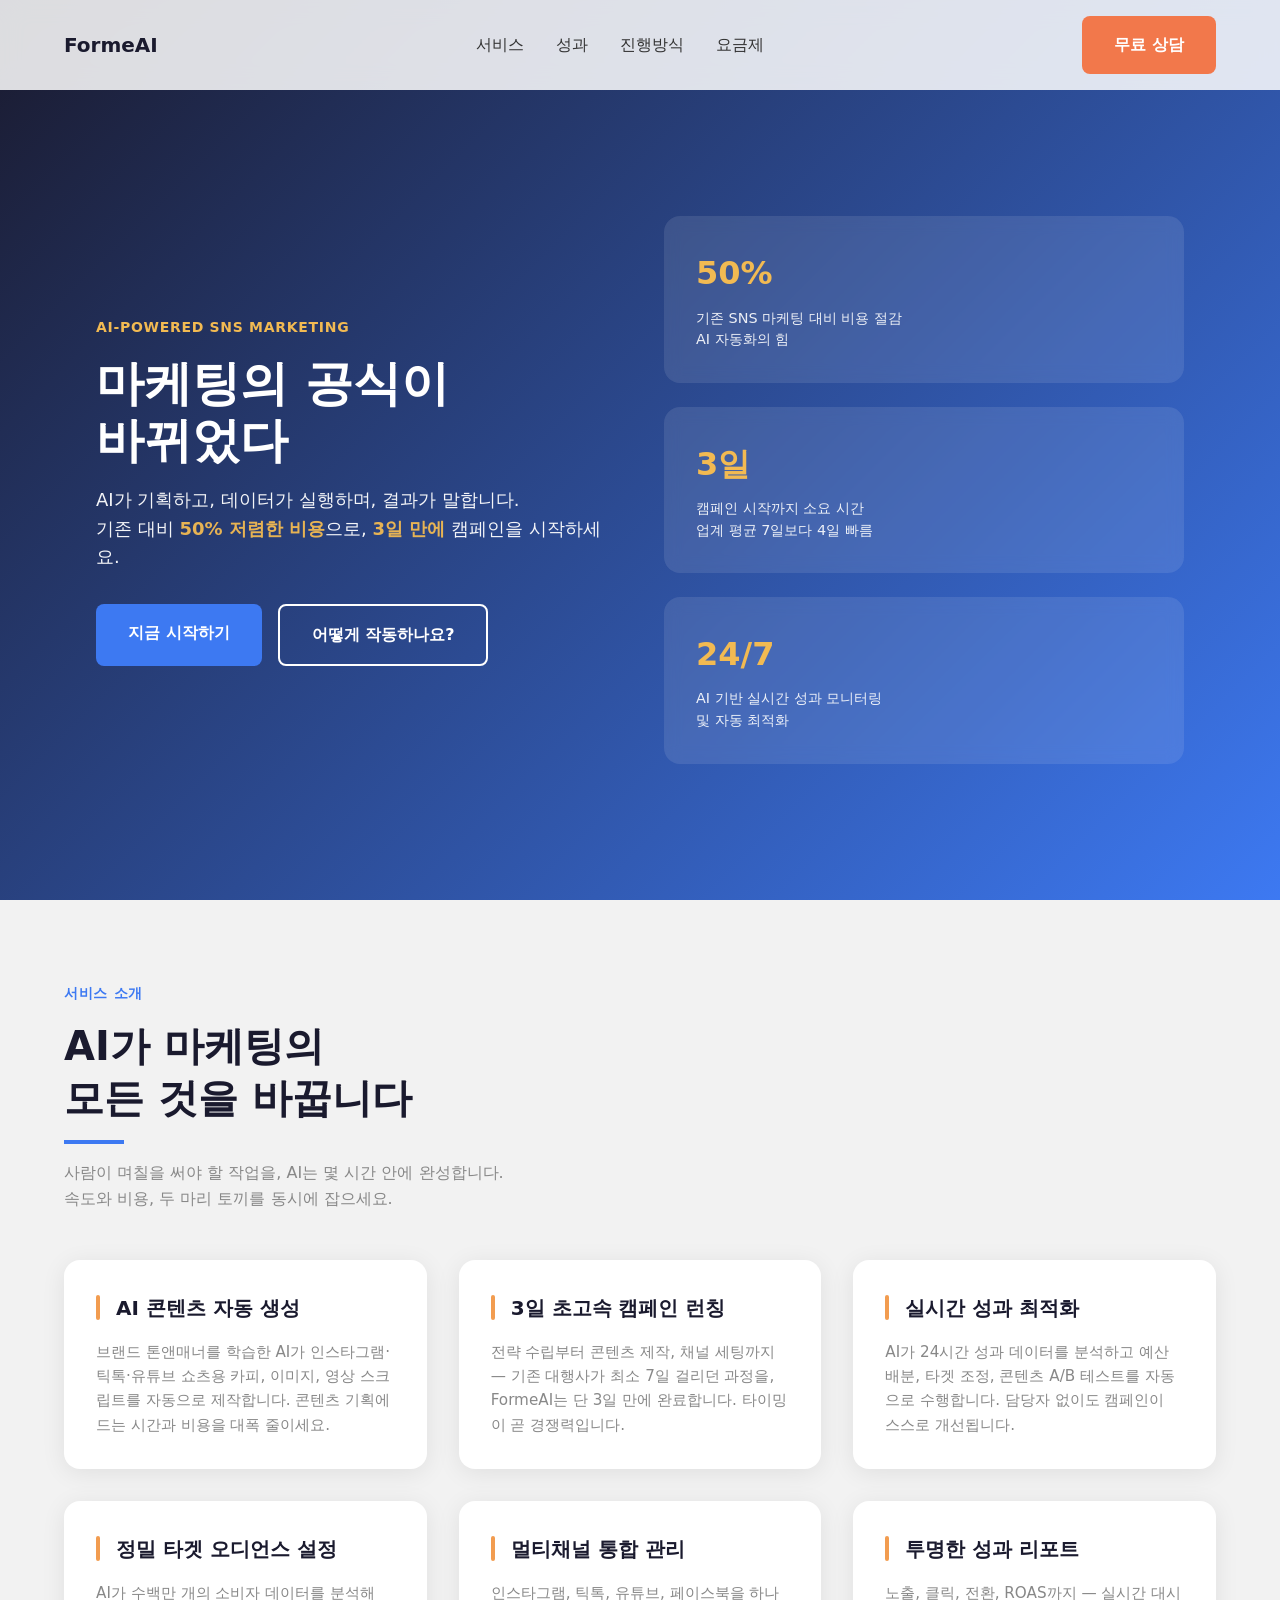
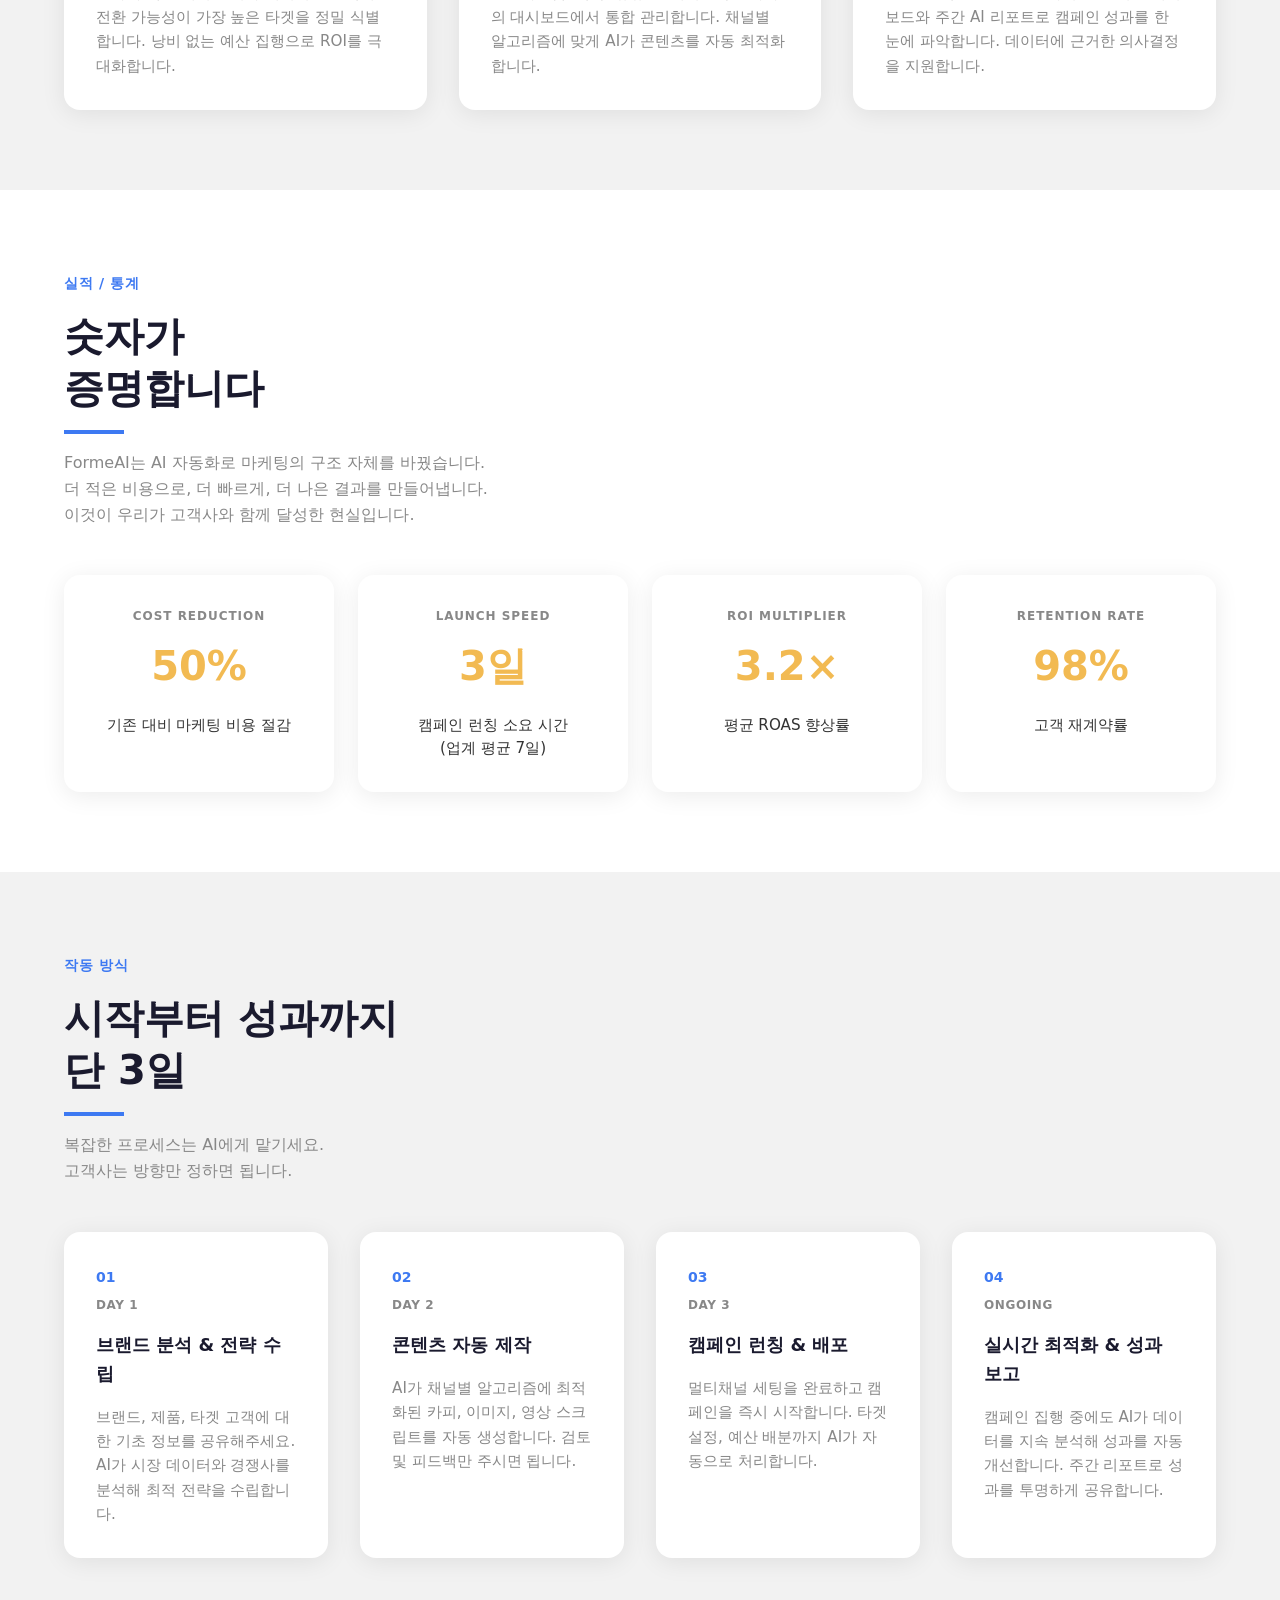
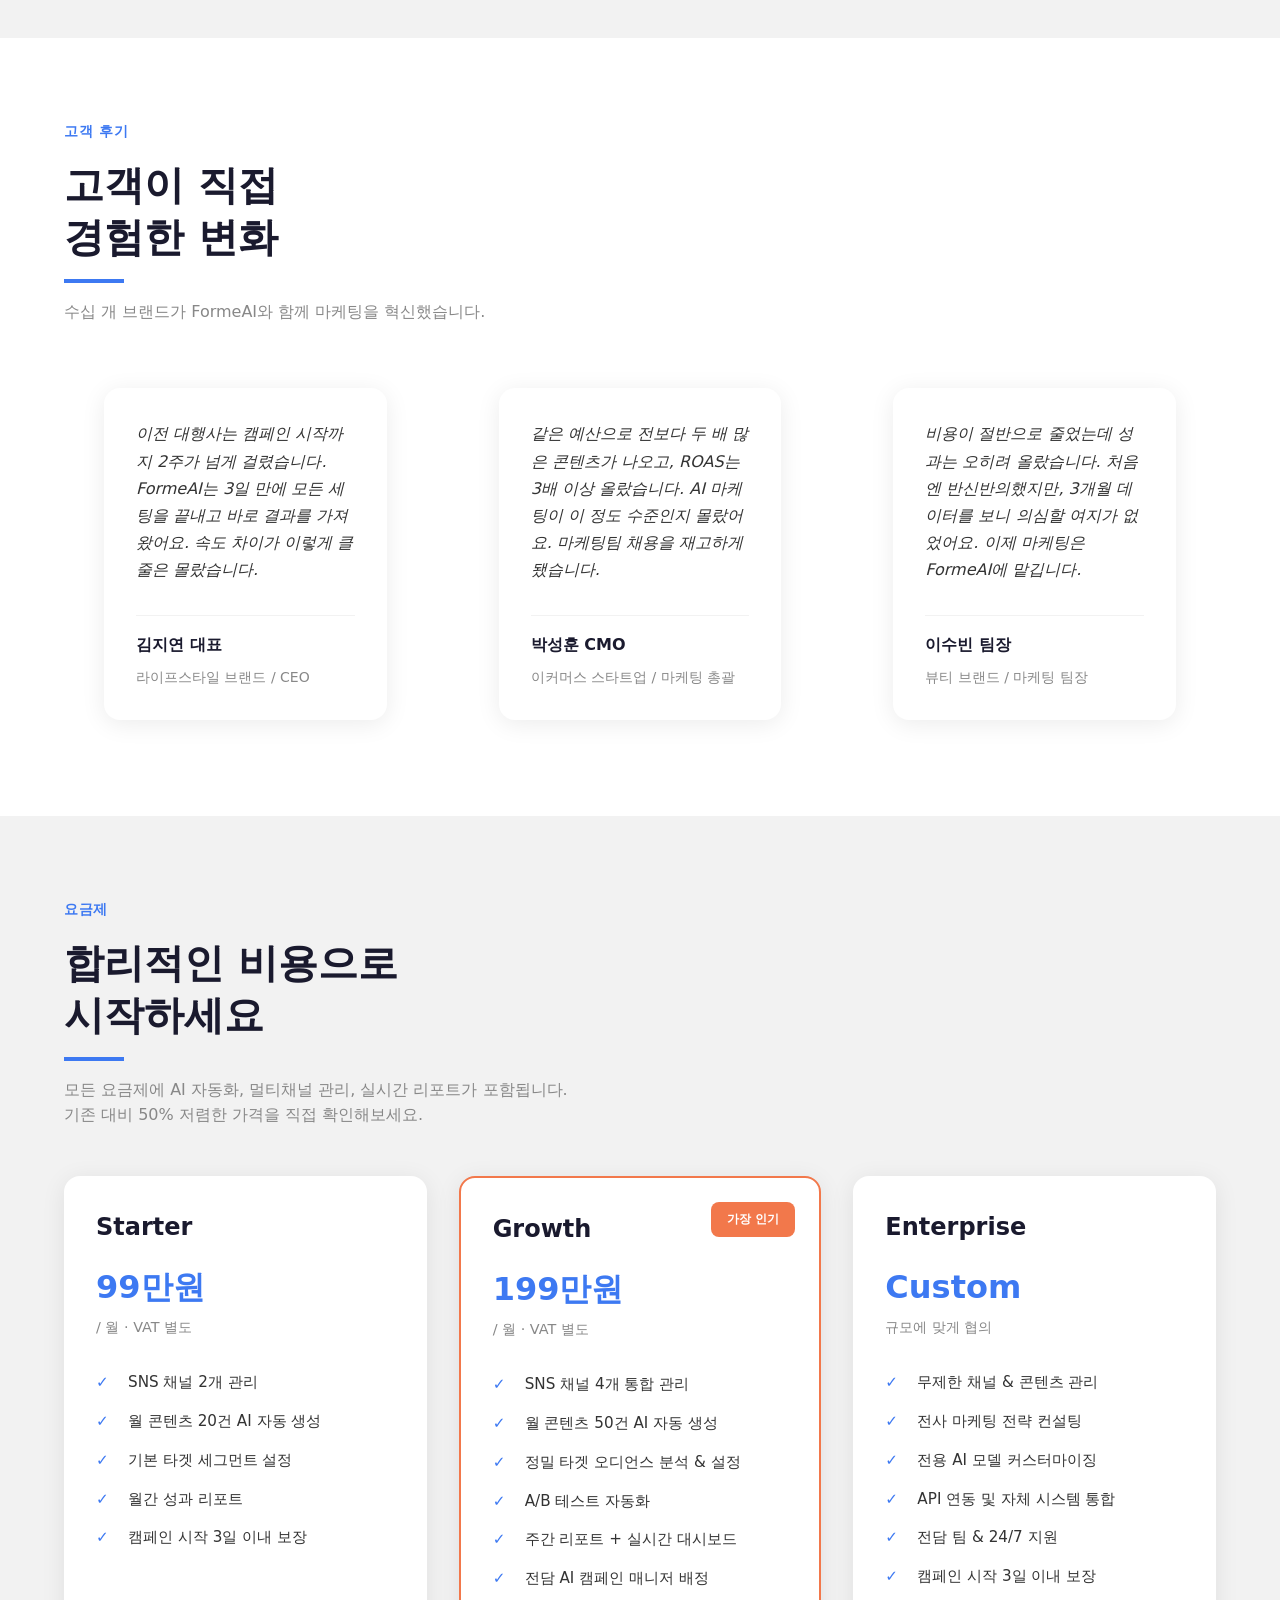
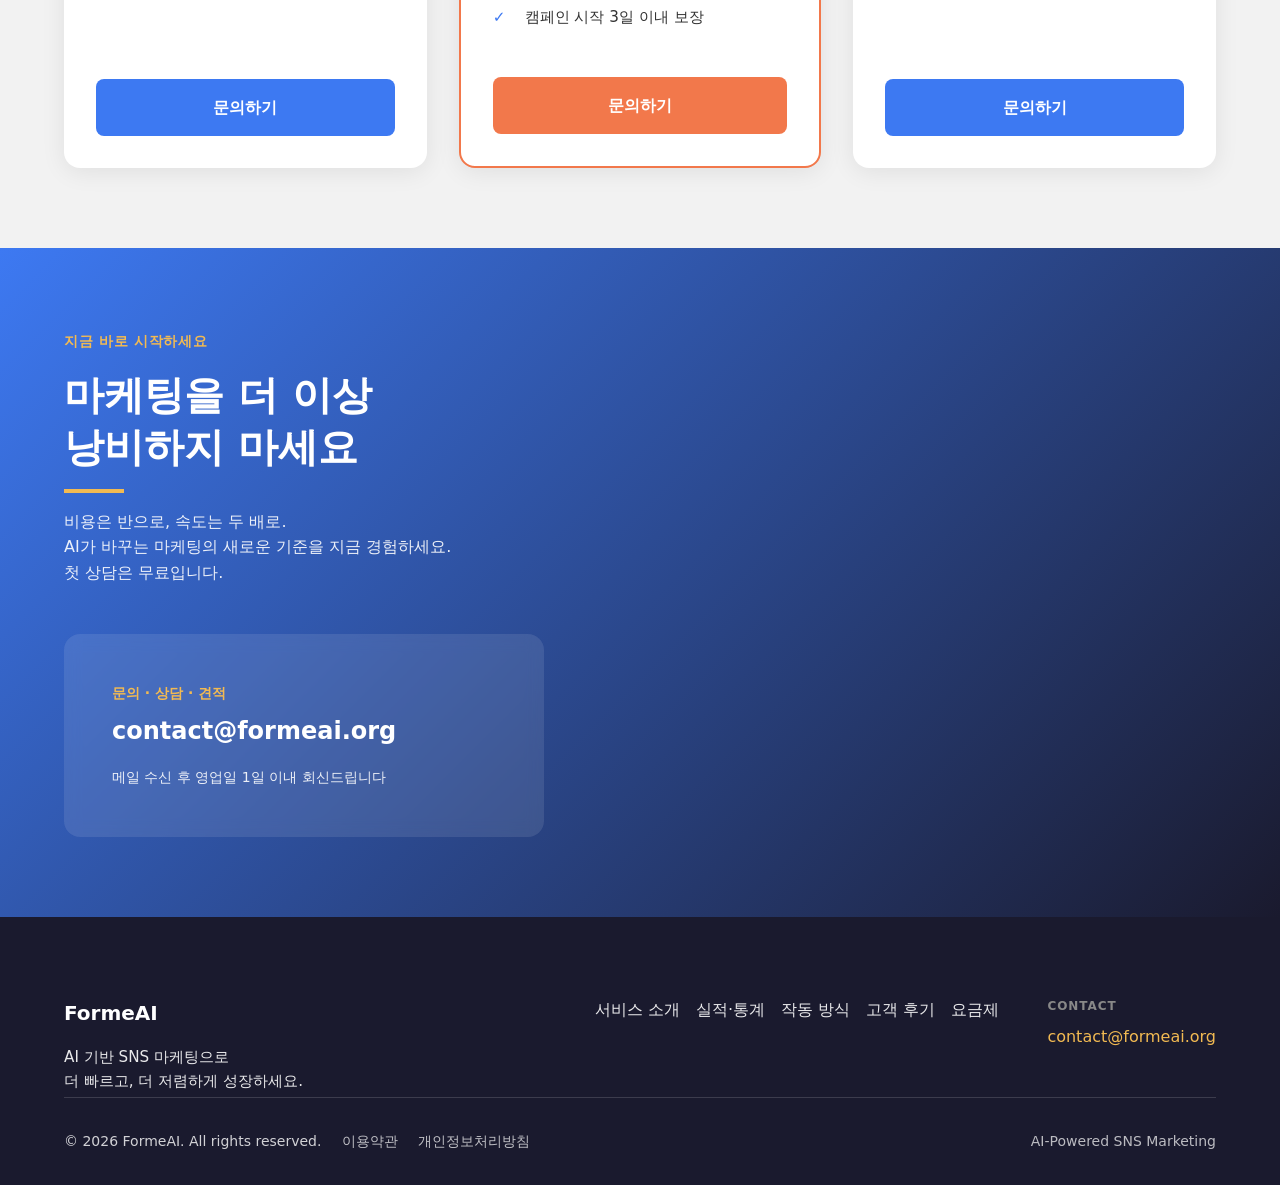
<file: index.html>
<!DOCTYPE html>
<html lang="ko">
<head>
  <meta charset="UTF-8">
  <meta name="viewport" content="width=device-width, initial-scale=1.0">
  <title>FormeAI — AI 기반 SNS 마케팅</title>
  <link rel="stylesheet" href="style.css">
</head>
<body>
  <!-- ===== NAVBAR ===== -->
  <header id="navbar" class="navbar">
    <div class="navbar__inner">
      <a href="#" class="navbar__logo" aria-label="FormeAI 홈">FormeAI</a>
      <nav class="navbar__nav" aria-label="주요 메뉴">
        <a href="#services" class="navbar__link">서비스</a>
        <a href="#stats" class="navbar__link">성과</a>
        <a href="#how-it-works" class="navbar__link">진행방식</a>
        <a href="#pricing" class="navbar__link">요금제</a>
      </nav>
      <a href="#cta" class="btn btn--cta navbar__cta">무료 상담</a>
      <button type="button" class="navbar__toggle" aria-label="메뉴 열기" aria-expanded="false">
        <span class="navbar__toggle-bar"></span>
        <span class="navbar__toggle-bar"></span>
        <span class="navbar__toggle-bar"></span>
      </button>
    </div>
  </header>

  <main>
    <!-- ===== HERO ===== -->
    <section id="hero" class="hero">
      <div class="hero__inner section-inner">
        <div class="hero__content">
          <span class="hero__label">AI-Powered SNS Marketing</span>
          <h1 class="hero__headline">마케팅의 공식이<br>바뀌었다</h1>
          <p class="hero__subcopy">
            AI가 기획하고, 데이터가 실행하며, 결과가 말합니다.<br>
            기존 대비 <strong>50% 저렴한 비용</strong>으로, <strong>3일 만에</strong> 캠페인을 시작하세요.
          </p>
          <div class="hero__actions">
            <a href="#cta" class="btn btn--primary">지금 시작하기</a>
            <a href="#how-it-works" class="btn btn--secondary">어떻게 작동하나요?</a>
          </div>
        </div>
        <div class="hero__stats">
          <div class="hero-stat-card">
            <span class="hero-stat-card__value">50%</span>
            <p class="hero-stat-card__desc">기존 SNS 마케팅 대비 비용 절감<br>AI 자동화의 힘</p>
          </div>
          <div class="hero-stat-card">
            <span class="hero-stat-card__value">3일</span>
            <p class="hero-stat-card__desc">캠페인 시작까지 소요 시간<br>업계 평균 7일보다 4일 빠름</p>
          </div>
          <div class="hero-stat-card">
            <span class="hero-stat-card__value">24/7</span>
            <p class="hero-stat-card__desc">AI 기반 실시간 성과 모니터링<br>및 자동 최적화</p>
          </div>
        </div>
      </div>
    </section>

    <!-- ===== SERVICES ===== -->
    <section id="services" class="section section--alt">
      <div class="section-inner">
        <span class="section__label">서비스 소개</span>
        <h2 class="section__headline">AI가 마케팅의<br>모든 것을 바꿉니다</h2>
        <p class="section__subcopy">
          사람이 며칠을 써야 할 작업을, AI는 몇 시간 안에 완성합니다.<br>
          속도와 비용, 두 마리 토끼를 동시에 잡으세요.
        </p>
        <div class="services-grid">
          <article class="card services-card">
            <h3 class="services-card__title">AI 콘텐츠 자동 생성</h3>
            <p class="services-card__desc">브랜드 톤앤매너를 학습한 AI가 인스타그램·틱톡·유튜브 쇼츠용 카피, 이미지, 영상 스크립트를 자동으로 제작합니다. 콘텐츠 기획에 드는 시간과 비용을 대폭 줄이세요.</p>
          </article>
          <article class="card services-card">
            <h3 class="services-card__title">3일 초고속 캠페인 런칭</h3>
            <p class="services-card__desc">전략 수립부터 콘텐츠 제작, 채널 세팅까지 — 기존 대행사가 최소 7일 걸리던 과정을, FormeAI는 단 3일 만에 완료합니다. 타이밍이 곧 경쟁력입니다.</p>
          </article>
          <article class="card services-card">
            <h3 class="services-card__title">실시간 성과 최적화</h3>
            <p class="services-card__desc">AI가 24시간 성과 데이터를 분석하고 예산 배분, 타겟 조정, 콘텐츠 A/B 테스트를 자동으로 수행합니다. 담당자 없이도 캠페인이 스스로 개선됩니다.</p>
          </article>
          <article class="card services-card">
            <h3 class="services-card__title">정밀 타겟 오디언스 설정</h3>
            <p class="services-card__desc">AI가 수백만 개의 소비자 데이터를 분석해 전환 가능성이 가장 높은 타겟을 정밀 식별합니다. 낭비 없는 예산 집행으로 ROI를 극대화합니다.</p>
          </article>
          <article class="card services-card">
            <h3 class="services-card__title">멀티채널 통합 관리</h3>
            <p class="services-card__desc">인스타그램, 틱톡, 유튜브, 페이스북을 하나의 대시보드에서 통합 관리합니다. 채널별 알고리즘에 맞게 AI가 콘텐츠를 자동 최적화합니다.</p>
          </article>
          <article class="card services-card">
            <h3 class="services-card__title">투명한 성과 리포트</h3>
            <p class="services-card__desc">노출, 클릭, 전환, ROAS까지 — 실시간 대시보드와 주간 AI 리포트로 캠페인 성과를 한눈에 파악합니다. 데이터에 근거한 의사결정을 지원합니다.</p>
          </article>
        </div>
      </div>
    </section>

    <!-- ===== STATS ===== -->
    <section id="stats" class="section">
      <div class="section-inner">
        <span class="section__label">실적 / 통계</span>
        <h2 class="section__headline">숫자가<br>증명합니다</h2>
        <p class="section__subcopy">
          FormeAI는 AI 자동화로 마케팅의 구조 자체를 바꿨습니다.<br>
          더 적은 비용으로, 더 빠르게, 더 나은 결과를 만들어냅니다.<br>
          이것이 우리가 고객사와 함께 달성한 현실입니다.
        </p>
        <div class="stats-grid">
          <div class="stats-box">
            <span class="stats-box__label">COST REDUCTION</span>
            <span class="stats-box__value">50%</span>
            <p class="stats-box__desc">기존 대비 마케팅 비용 절감</p>
          </div>
          <div class="stats-box">
            <span class="stats-box__label">LAUNCH SPEED</span>
            <span class="stats-box__value">3일</span>
            <p class="stats-box__desc">캠페인 런칭 소요 시간<br>(업계 평균 7일)</p>
          </div>
          <div class="stats-box">
            <span class="stats-box__label">ROI MULTIPLIER</span>
            <span class="stats-box__value">3.2×</span>
            <p class="stats-box__desc">평균 ROAS 향상률</p>
          </div>
          <div class="stats-box">
            <span class="stats-box__label">RETENTION RATE</span>
            <span class="stats-box__value">98%</span>
            <p class="stats-box__desc">고객 재계약률</p>
          </div>
        </div>
      </div>
    </section>

    <!-- ===== HOW IT WORKS ===== -->
    <section id="how-it-works" class="section section--alt">
      <div class="section-inner">
        <span class="section__label">작동 방식</span>
        <h2 class="section__headline">시작부터 성과까지<br>단 3일</h2>
        <p class="section__subcopy">
          복잡한 프로세스는 AI에게 맡기세요.<br>
          고객사는 방향만 정하면 됩니다.
        </p>
        <div class="steps-grid">
          <article class="card step-card">
            <span class="step-card__num">01</span>
            <span class="step-card__timeline">DAY 1</span>
            <h3 class="step-card__title">브랜드 분석 & 전략 수립</h3>
            <p class="step-card__desc">브랜드, 제품, 타겟 고객에 대한 기초 정보를 공유해주세요. AI가 시장 데이터와 경쟁사를 분석해 최적 전략을 수립합니다.</p>
          </article>
          <article class="card step-card">
            <span class="step-card__num">02</span>
            <span class="step-card__timeline">DAY 2</span>
            <h3 class="step-card__title">콘텐츠 자동 제작</h3>
            <p class="step-card__desc">AI가 채널별 알고리즘에 최적화된 카피, 이미지, 영상 스크립트를 자동 생성합니다. 검토 및 피드백만 주시면 됩니다.</p>
          </article>
          <article class="card step-card">
            <span class="step-card__num">03</span>
            <span class="step-card__timeline">DAY 3</span>
            <h3 class="step-card__title">캠페인 런칭 & 배포</h3>
            <p class="step-card__desc">멀티채널 세팅을 완료하고 캠페인을 즉시 시작합니다. 타겟 설정, 예산 배분까지 AI가 자동으로 처리합니다.</p>
          </article>
          <article class="card step-card">
            <span class="step-card__num">04</span>
            <span class="step-card__timeline">ONGOING</span>
            <h3 class="step-card__title">실시간 최적화 & 성과 보고</h3>
            <p class="step-card__desc">캠페인 집행 중에도 AI가 데이터를 지속 분석해 성과를 자동 개선합니다. 주간 리포트로 성과를 투명하게 공유합니다.</p>
          </article>
        </div>
      </div>
    </section>

    <!-- ===== TESTIMONIALS ===== -->
    <section id="testimonials" class="section">
      <div class="section-inner">
        <span class="section__label">고객 후기</span>
        <h2 class="section__headline">고객이 직접<br>경험한 변화</h2>
        <p class="section__subcopy">수십 개 브랜드가 FormeAI와 함께 마케팅을 혁신했습니다.</p>
        <div class="testimonials-grid">
          <blockquote class="card testimonial-card">
            <p class="testimonial-card__quote">이전 대행사는 캠페인 시작까지 2주가 넘게 걸렸습니다. FormeAI는 3일 만에 모든 세팅을 끝내고 바로 결과를 가져왔어요. 속도 차이가 이렇게 클 줄은 몰랐습니다.</p>
            <footer class="testimonial-card__author">
              <cite class="testimonial-card__name">김지연 대표</cite>
              <span class="testimonial-card__role">라이프스타일 브랜드 / CEO</span>
            </footer>
          </blockquote>
          <blockquote class="card testimonial-card">
            <p class="testimonial-card__quote">같은 예산으로 전보다 두 배 많은 콘텐츠가 나오고, ROAS는 3배 이상 올랐습니다. AI 마케팅이 이 정도 수준인지 몰랐어요. 마케팅팀 채용을 재고하게 됐습니다.</p>
            <footer class="testimonial-card__author">
              <cite class="testimonial-card__name">박성훈 CMO</cite>
              <span class="testimonial-card__role">이커머스 스타트업 / 마케팅 총괄</span>
            </footer>
          </blockquote>
          <blockquote class="card testimonial-card">
            <p class="testimonial-card__quote">비용이 절반으로 줄었는데 성과는 오히려 올랐습니다. 처음엔 반신반의했지만, 3개월 데이터를 보니 의심할 여지가 없었어요. 이제 마케팅은 FormeAI에 맡깁니다.</p>
            <footer class="testimonial-card__author">
              <cite class="testimonial-card__name">이수빈 팀장</cite>
              <span class="testimonial-card__role">뷰티 브랜드 / 마케팅 팀장</span>
            </footer>
          </blockquote>
        </div>
      </div>
    </section>

    <!-- ===== PRICING ===== -->
    <section id="pricing" class="section section--alt">
      <div class="section-inner">
        <span class="section__label">요금제</span>
        <h2 class="section__headline">합리적인 비용으로<br>시작하세요</h2>
        <p class="section__subcopy">
          모든 요금제에 AI 자동화, 멀티채널 관리, 실시간 리포트가 포함됩니다.<br>
          기존 대비 50% 저렴한 가격을 직접 확인해보세요.
        </p>
        <div class="pricing-grid">
          <article class="card pricing-card">
            <h3 class="pricing-card__plan">Starter</h3>
            <div class="pricing-card__price">
              <span class="pricing-card__amount">99만원</span>
              <span class="pricing-card__unit">/ 월 · VAT 별도</span>
            </div>
            <ul class="pricing-card__features">
              <li>SNS 채널 2개 관리</li>
              <li>월 콘텐츠 20건 AI 자동 생성</li>
              <li>기본 타겟 세그먼트 설정</li>
              <li>월간 성과 리포트</li>
              <li>캠페인 시작 3일 이내 보장</li>
            </ul>
            <a href="#cta" class="btn btn--primary pricing-card__cta">문의하기</a>
          </article>
          <article class="card pricing-card pricing-card--featured">
            <span class="pricing-card__badge">가장 인기</span>
            <h3 class="pricing-card__plan">Growth</h3>
            <div class="pricing-card__price">
              <span class="pricing-card__amount">199만원</span>
              <span class="pricing-card__unit">/ 월 · VAT 별도</span>
            </div>
            <ul class="pricing-card__features">
              <li>SNS 채널 4개 통합 관리</li>
              <li>월 콘텐츠 50건 AI 자동 생성</li>
              <li>정밀 타겟 오디언스 분석 & 설정</li>
              <li>A/B 테스트 자동화</li>
              <li>주간 리포트 + 실시간 대시보드</li>
              <li>전담 AI 캠페인 매니저 배정</li>
              <li>캠페인 시작 3일 이내 보장</li>
            </ul>
            <a href="#cta" class="btn btn--cta pricing-card__cta">문의하기</a>
          </article>
          <article class="card pricing-card">
            <h3 class="pricing-card__plan">Enterprise</h3>
            <div class="pricing-card__price">
              <span class="pricing-card__amount">Custom</span>
              <span class="pricing-card__unit">규모에 맞게 협의</span>
            </div>
            <ul class="pricing-card__features">
              <li>무제한 채널 & 콘텐츠 관리</li>
              <li>전사 마케팅 전략 컨설팅</li>
              <li>전용 AI 모델 커스터마이징</li>
              <li>API 연동 및 자체 시스템 통합</li>
              <li>전담 팀 & 24/7 지원</li>
              <li>캠페인 시작 3일 이내 보장</li>
            </ul>
            <a href="#cta" class="btn btn--primary pricing-card__cta">문의하기</a>
          </article>
        </div>
      </div>
    </section>

    <!-- ===== CTA ===== -->
    <section id="cta" class="section cta-section">
      <div class="section-inner">
        <span class="section__label">지금 바로 시작하세요</span>
        <h2 class="section__headline cta-section__headline">마케팅을 더 이상<br>낭비하지 마세요</h2>
        <p class="section__subcopy cta-section__subcopy">
          비용은 반으로, 속도는 두 배로.<br>
          AI가 바꾸는 마케팅의 새로운 기준을 지금 경험하세요.<br>
          첫 상담은 무료입니다.
        </p>
        <div class="cta-section__contact">
          <span class="cta-section__contact-label">문의 · 상담 · 견적</span>
          <a href="mailto:contact@formeai.org" class="cta-section__email">contact@formeai.org</a>
          <p class="cta-section__note">메일 수신 후 영업일 1일 이내 회신드립니다</p>
        </div>
      </div>
    </section>
  </main>

  <!-- ===== FOOTER ===== -->
  <footer id="footer" class="footer">
    <div class="footer__inner section-inner">
      <div class="footer__brand">
        <a href="#" class="footer__logo">FormeAI</a>
        <p class="footer__tagline">AI 기반 SNS 마케팅으로<br>더 빠르고, 더 저렴하게 성장하세요.</p>
      </div>
      <nav class="footer__nav" aria-label="푸터 메뉴">
        <a href="#services">서비스 소개</a>
        <a href="#stats">실적·통계</a>
        <a href="#how-it-works">작동 방식</a>
        <a href="#testimonials">고객 후기</a>
        <a href="#pricing">요금제</a>
      </nav>
      <div class="footer__contact">
        <span class="footer__contact-label">CONTACT</span>
        <a href="mailto:contact@formeai.org" class="footer__email">contact@formeai.org</a>
      </div>
      <div class="footer__bottom">
        <p class="footer__copyright">© 2026 FormeAI. All rights reserved. <a href="terms.html" class="footer__legal-link">이용약관</a> <a href="privacy.html" class="footer__legal-link">개인정보처리방침</a></p>
        <p class="footer__tag">AI-Powered SNS Marketing</p>
      </div>
    </div>
  </footer>

  <script src="main.js"></script>
</body>
</html>
</file>
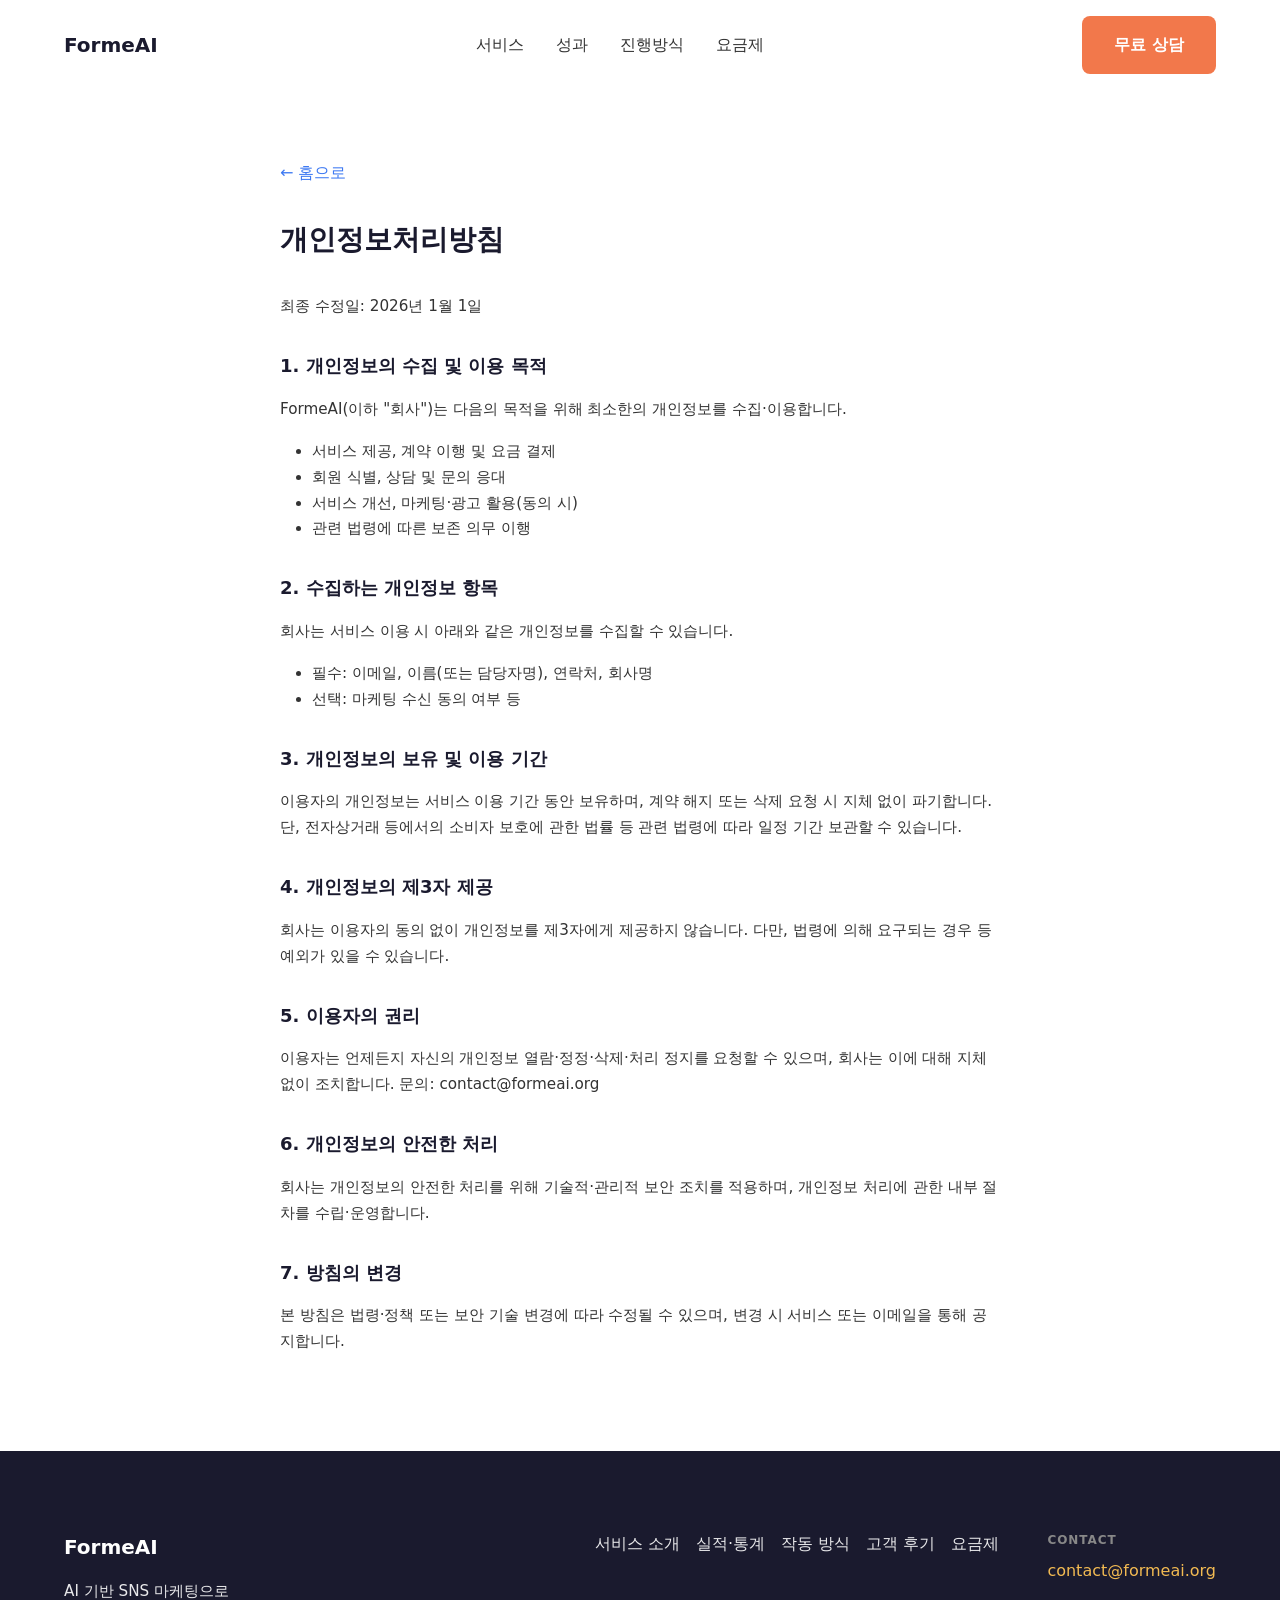
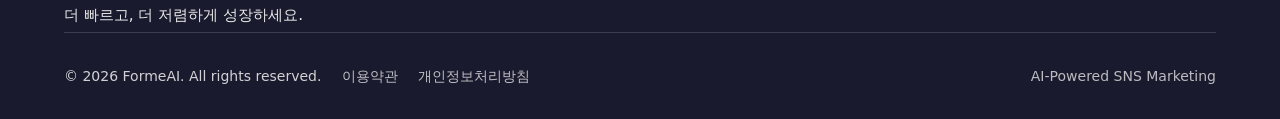
<file: privacy.html>
<!DOCTYPE html>
<html lang="ko">
<head>
  <meta charset="UTF-8">
  <meta name="viewport" content="width=device-width, initial-scale=1.0">
  <title>개인정보처리방침 — FormeAI</title>
  <link rel="stylesheet" href="style.css">
  <style>
    .legal-page { padding: calc(80px + var(--space-section)) var(--space-md) var(--space-section); }
    .legal-page__inner { max-width: 720px; margin: 0 auto; }
    .legal-page__back { display: inline-block; margin-bottom: var(--space-lg); color: var(--color-primary); font-weight: 500; }
    .legal-page__back:hover { color: var(--color-accent-3); }
    .legal-page h1 { font-size: 1.75rem; color: var(--color-dark); margin: 0 0 var(--space-lg); }
    .legal-page h2 { font-size: 1.125rem; color: var(--color-dark); margin: var(--space-lg) 0 var(--space-sm); }
    .legal-page p, .legal-page ul { margin: 0 0 var(--space-sm); color: var(--color-text); font-size: 0.95rem; line-height: 1.7; }
    .legal-page ul { padding-left: var(--space-lg); }
  </style>
</head>
<body>
  <header id="navbar" class="navbar">
    <div class="navbar__inner">
      <a href="index.html" class="navbar__logo" aria-label="FormeAI 홈">FormeAI</a>
      <nav class="navbar__nav">
        <a href="index.html#services" class="navbar__link">서비스</a>
        <a href="index.html#stats" class="navbar__link">성과</a>
        <a href="index.html#how-it-works" class="navbar__link">진행방식</a>
        <a href="index.html#pricing" class="navbar__link">요금제</a>
      </nav>
      <a href="index.html#cta" class="btn btn--cta navbar__cta">무료 상담</a>
      <button type="button" class="navbar__toggle" aria-label="메뉴 열기" aria-expanded="false">
        <span class="navbar__toggle-bar"></span>
        <span class="navbar__toggle-bar"></span>
        <span class="navbar__toggle-bar"></span>
      </button>
    </div>
  </header>

  <article class="legal-page">
    <div class="legal-page__inner">
      <a href="index.html" class="legal-page__back">← 홈으로</a>
      <h1>개인정보처리방침</h1>
      <p>최종 수정일: 2026년 1월 1일</p>

      <h2>1. 개인정보의 수집 및 이용 목적</h2>
      <p>FormeAI(이하 "회사")는 다음의 목적을 위해 최소한의 개인정보를 수집·이용합니다.</p>
      <ul>
        <li>서비스 제공, 계약 이행 및 요금 결제</li>
        <li>회원 식별, 상담 및 문의 응대</li>
        <li>서비스 개선, 마케팅·광고 활용(동의 시)</li>
        <li>관련 법령에 따른 보존 의무 이행</li>
      </ul>

      <h2>2. 수집하는 개인정보 항목</h2>
      <p>회사는 서비스 이용 시 아래와 같은 개인정보를 수집할 수 있습니다.</p>
      <ul>
        <li>필수: 이메일, 이름(또는 담당자명), 연락처, 회사명</li>
        <li>선택: 마케팅 수신 동의 여부 등</li>
      </ul>

      <h2>3. 개인정보의 보유 및 이용 기간</h2>
      <p>이용자의 개인정보는 서비스 이용 기간 동안 보유하며, 계약 해지 또는 삭제 요청 시 지체 없이 파기합니다. 단, 전자상거래 등에서의 소비자 보호에 관한 법률 등 관련 법령에 따라 일정 기간 보관할 수 있습니다.</p>

      <h2>4. 개인정보의 제3자 제공</h2>
      <p>회사는 이용자의 동의 없이 개인정보를 제3자에게 제공하지 않습니다. 다만, 법령에 의해 요구되는 경우 등 예외가 있을 수 있습니다.</p>

      <h2>5. 이용자의 권리</h2>
      <p>이용자는 언제든지 자신의 개인정보 열람·정정·삭제·처리 정지를 요청할 수 있으며, 회사는 이에 대해 지체 없이 조치합니다. 문의: contact@formeai.org</p>

      <h2>6. 개인정보의 안전한 처리</h2>
      <p>회사는 개인정보의 안전한 처리를 위해 기술적·관리적 보안 조치를 적용하며, 개인정보 처리에 관한 내부 절차를 수립·운영합니다.</p>

      <h2>7. 방침의 변경</h2>
      <p>본 방침은 법령·정책 또는 보안 기술 변경에 따라 수정될 수 있으며, 변경 시 서비스 또는 이메일을 통해 공지합니다.</p>
    </div>
  </article>

  <footer id="footer" class="footer">
    <div class="footer__inner section-inner">
      <div class="footer__brand">
        <a href="index.html" class="footer__logo">FormeAI</a>
        <p class="footer__tagline">AI 기반 SNS 마케팅으로<br>더 빠르고, 더 저렴하게 성장하세요.</p>
      </div>
      <nav class="footer__nav">
        <a href="index.html#services">서비스 소개</a>
        <a href="index.html#stats">실적·통계</a>
        <a href="index.html#how-it-works">작동 방식</a>
        <a href="index.html#testimonials">고객 후기</a>
        <a href="index.html#pricing">요금제</a>
      </nav>
      <div class="footer__contact">
        <span class="footer__contact-label">CONTACT</span>
        <a href="mailto:contact@formeai.org" class="footer__email">contact@formeai.org</a>
      </div>
      <div class="footer__bottom">
        <p class="footer__copyright">© 2026 FormeAI. All rights reserved. <a href="terms.html" class="footer__legal-link">이용약관</a> <a href="privacy.html" class="footer__legal-link">개인정보처리방침</a></p>
        <p class="footer__tag">AI-Powered SNS Marketing</p>
      </div>
    </div>
  </footer>
  <script src="main.js"></script>
</body>
</html>
</file>
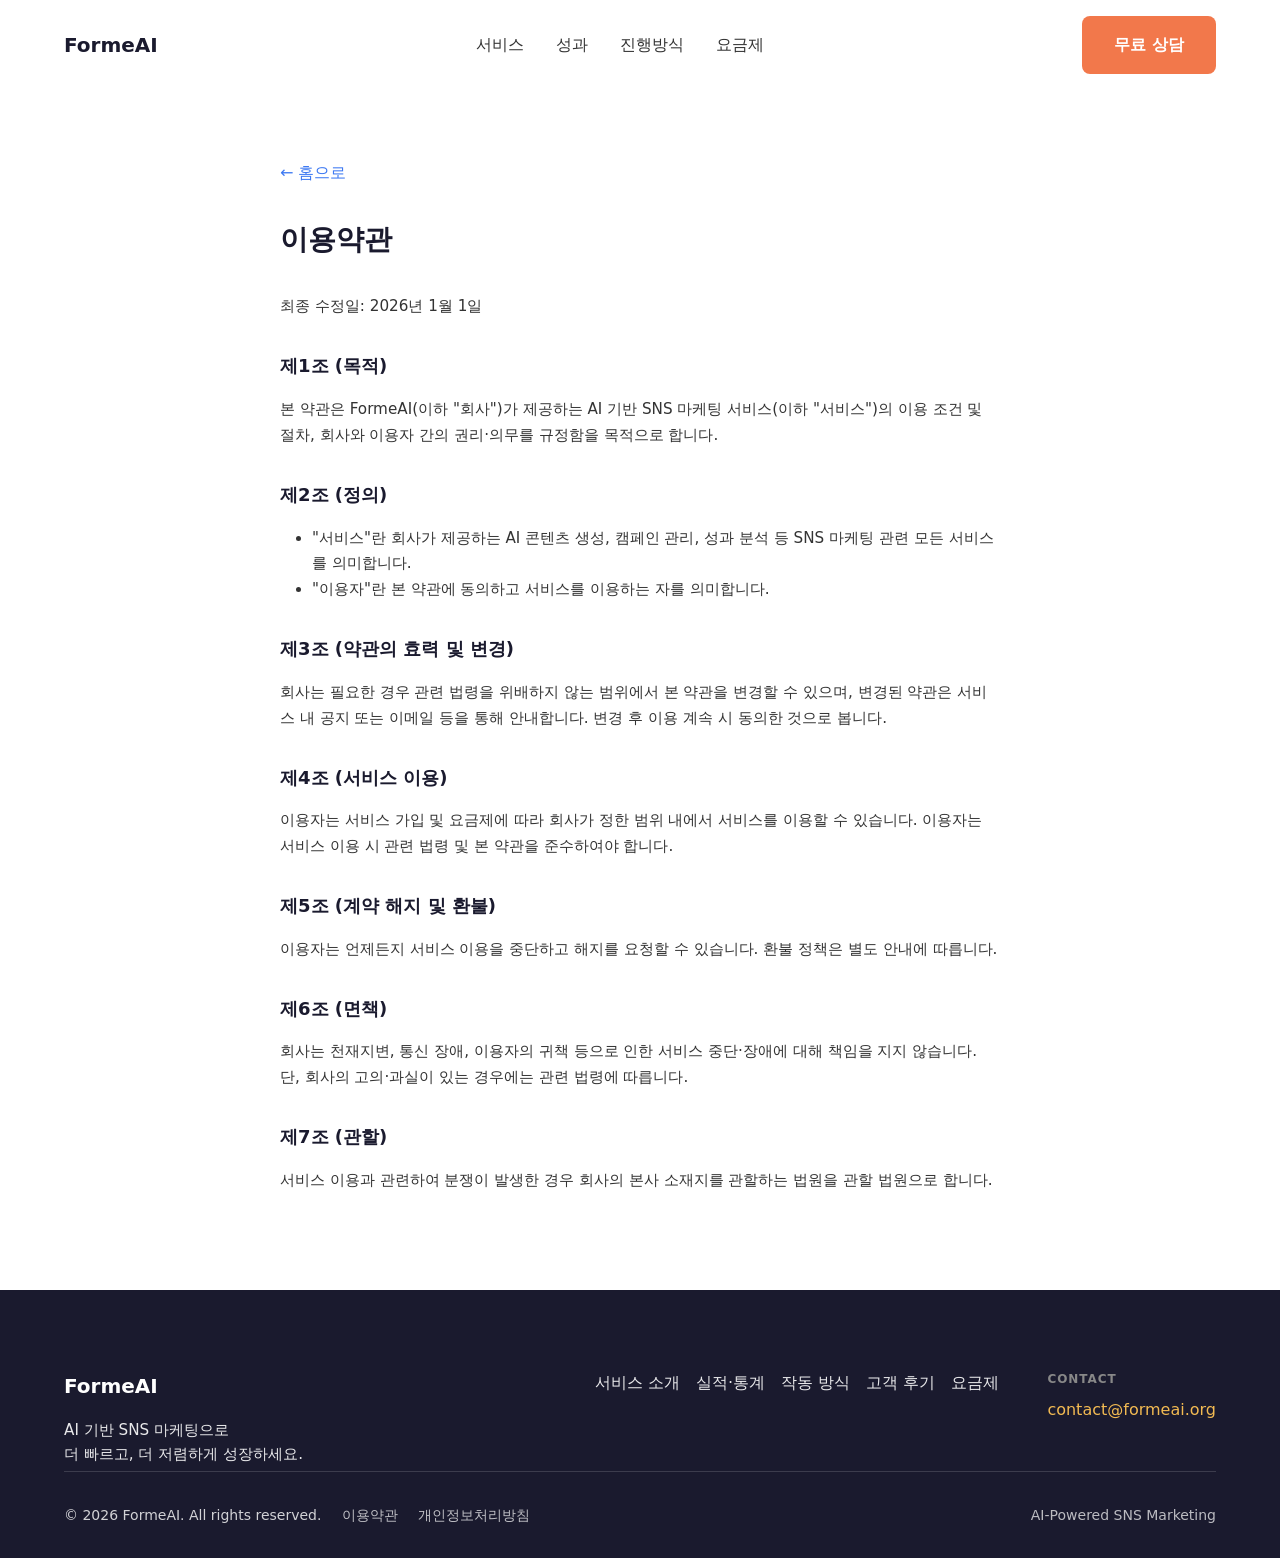
<file: terms.html>
<!DOCTYPE html>
<html lang="ko">
<head>
  <meta charset="UTF-8">
  <meta name="viewport" content="width=device-width, initial-scale=1.0">
  <title>이용약관 — FormeAI</title>
  <link rel="stylesheet" href="style.css">
  <style>
    .legal-page { padding: calc(80px + var(--space-section)) var(--space-md) var(--space-section); }
    .legal-page__inner { max-width: 720px; margin: 0 auto; }
    .legal-page__back { display: inline-block; margin-bottom: var(--space-lg); color: var(--color-primary); font-weight: 500; }
    .legal-page__back:hover { color: var(--color-accent-3); }
    .legal-page h1 { font-size: 1.75rem; color: var(--color-dark); margin: 0 0 var(--space-lg); }
    .legal-page h2 { font-size: 1.125rem; color: var(--color-dark); margin: var(--space-lg) 0 var(--space-sm); }
    .legal-page p, .legal-page ul { margin: 0 0 var(--space-sm); color: var(--color-text); font-size: 0.95rem; line-height: 1.7; }
    .legal-page ul { padding-left: var(--space-lg); }
  </style>
</head>
<body>
  <header id="navbar" class="navbar">
    <div class="navbar__inner">
      <a href="index.html" class="navbar__logo" aria-label="FormeAI 홈">FormeAI</a>
      <nav class="navbar__nav">
        <a href="index.html#services" class="navbar__link">서비스</a>
        <a href="index.html#stats" class="navbar__link">성과</a>
        <a href="index.html#how-it-works" class="navbar__link">진행방식</a>
        <a href="index.html#pricing" class="navbar__link">요금제</a>
      </nav>
      <a href="index.html#cta" class="btn btn--cta navbar__cta">무료 상담</a>
      <button type="button" class="navbar__toggle" aria-label="메뉴 열기" aria-expanded="false">
        <span class="navbar__toggle-bar"></span>
        <span class="navbar__toggle-bar"></span>
        <span class="navbar__toggle-bar"></span>
      </button>
    </div>
  </header>

  <article class="legal-page">
    <div class="legal-page__inner">
      <a href="index.html" class="legal-page__back">← 홈으로</a>
      <h1>이용약관</h1>
      <p>최종 수정일: 2026년 1월 1일</p>

      <h2>제1조 (목적)</h2>
      <p>본 약관은 FormeAI(이하 "회사")가 제공하는 AI 기반 SNS 마케팅 서비스(이하 "서비스")의 이용 조건 및 절차, 회사와 이용자 간의 권리·의무를 규정함을 목적으로 합니다.</p>

      <h2>제2조 (정의)</h2>
      <ul>
        <li>"서비스"란 회사가 제공하는 AI 콘텐츠 생성, 캠페인 관리, 성과 분석 등 SNS 마케팅 관련 모든 서비스를 의미합니다.</li>
        <li>"이용자"란 본 약관에 동의하고 서비스를 이용하는 자를 의미합니다.</li>
      </ul>

      <h2>제3조 (약관의 효력 및 변경)</h2>
      <p>회사는 필요한 경우 관련 법령을 위배하지 않는 범위에서 본 약관을 변경할 수 있으며, 변경된 약관은 서비스 내 공지 또는 이메일 등을 통해 안내합니다. 변경 후 이용 계속 시 동의한 것으로 봅니다.</p>

      <h2>제4조 (서비스 이용)</h2>
      <p>이용자는 서비스 가입 및 요금제에 따라 회사가 정한 범위 내에서 서비스를 이용할 수 있습니다. 이용자는 서비스 이용 시 관련 법령 및 본 약관을 준수하여야 합니다.</p>

      <h2>제5조 (계약 해지 및 환불)</h2>
      <p>이용자는 언제든지 서비스 이용을 중단하고 해지를 요청할 수 있습니다. 환불 정책은 별도 안내에 따릅니다.</p>

      <h2>제6조 (면책)</h2>
      <p>회사는 천재지변, 통신 장애, 이용자의 귀책 등으로 인한 서비스 중단·장애에 대해 책임을 지지 않습니다. 단, 회사의 고의·과실이 있는 경우에는 관련 법령에 따릅니다.</p>

      <h2>제7조 (관할)</h2>
      <p>서비스 이용과 관련하여 분쟁이 발생한 경우 회사의 본사 소재지를 관할하는 법원을 관할 법원으로 합니다.</p>
    </div>
  </article>

  <footer id="footer" class="footer">
    <div class="footer__inner section-inner">
      <div class="footer__brand">
        <a href="index.html" class="footer__logo">FormeAI</a>
        <p class="footer__tagline">AI 기반 SNS 마케팅으로<br>더 빠르고, 더 저렴하게 성장하세요.</p>
      </div>
      <nav class="footer__nav">
        <a href="index.html#services">서비스 소개</a>
        <a href="index.html#stats">실적·통계</a>
        <a href="index.html#how-it-works">작동 방식</a>
        <a href="index.html#testimonials">고객 후기</a>
        <a href="index.html#pricing">요금제</a>
      </nav>
      <div class="footer__contact">
        <span class="footer__contact-label">CONTACT</span>
        <a href="mailto:contact@formeai.org" class="footer__email">contact@formeai.org</a>
      </div>
      <div class="footer__bottom">
        <p class="footer__copyright">© 2026 FormeAI. All rights reserved. <a href="terms.html" class="footer__legal-link">이용약관</a> <a href="privacy.html" class="footer__legal-link">개인정보처리방침</a></p>
        <p class="footer__tag">AI-Powered SNS Marketing</p>
      </div>
    </div>
  </footer>
  <script src="main.js"></script>
</body>
</html>
</file>
<file: style.css>
/* ===== CSS Variables (Design Tokens) ===== */
:root {
  --color-primary: #3D79F2;
  --color-accent-1: #F2BA52;
  --color-accent-2: #F29C50;
  --color-accent-3: #F2784B;
  --color-background: #F2F2F2;
  --color-white: #FFFFFF;
  --color-dark: #1A1A2E;
  --color-text: #333333;
  --color-text-muted: #888888;
  --font-sans: system-ui, -apple-system, "Segoe UI", Roboto, sans-serif;
  --space-xs: 8px;
  --space-sm: 16px;
  --space-md: 24px;
  --space-lg: 32px;
  --space-xl: 48px;
  --space-section: 80px;
  --radius-sm: 8px;
  --radius-card: 16px;
  --shadow-card: 0 4px 24px rgba(0, 0, 0, 0.08);
  --transition-base: all 0.3s ease;
}

/* ===== Base ===== */
*,
*::before,
*::after {
  box-sizing: border-box;
}

html {
  scroll-behavior: smooth;
}

@media (prefers-reduced-motion: reduce) {
  html {
    scroll-behavior: auto;
  }
  *,
  *::before,
  *::after {
    animation-duration: 0.01ms !important;
    animation-iteration-count: 1 !important;
    transition-duration: 0.01ms !important;
  }
}

body {
  margin: 0;
  font-family: var(--font-sans);
  font-size: 16px;
  line-height: 1.6;
  color: var(--color-text);
  background: var(--color-white);
}

a {
  color: var(--color-primary);
  text-decoration: none;
}

/* ===== Section Common ===== */
.section-inner {
  max-width: 1200px;
  margin: 0 auto;
  padding: 0 var(--space-md);
}

.section {
  padding: var(--space-section) 0;
  background: var(--color-white);
}

.section--alt {
  background: var(--color-background);
}

.section__label {
  display: inline-block;
  font-size: 0.875rem;
  font-weight: 600;
  color: var(--color-primary);
  text-transform: uppercase;
  letter-spacing: 0.05em;
  margin-bottom: var(--space-sm);
}

.section__headline {
  margin: 0 0 var(--space-sm);
  font-size: clamp(1.75rem, 4vw, 2.5rem);
  font-weight: 700;
  color: var(--color-dark);
  line-height: 1.3;
}

.section__headline::after {
  content: "";
  display: block;
  width: 60px;
  height: 4px;
  background: var(--color-primary);
  margin-top: var(--space-sm);
}

.section__subcopy {
  margin: 0 0 var(--space-xl);
  font-size: 1rem;
  color: var(--color-text-muted);
  max-width: 640px;
}

/* ===== Buttons ===== */
.btn {
  display: inline-block;
  padding: var(--space-sm) var(--space-lg);
  font-size: 1rem;
  font-weight: 600;
  border: none;
  border-radius: var(--radius-sm);
  cursor: pointer;
  transition: var(--transition-base);
  text-align: center;
}

.btn--primary {
  background: var(--color-primary);
  color: var(--color-white);
}

.btn--primary:hover,
.btn--primary:focus-visible {
  filter: brightness(1.1);
  outline: 2px solid var(--color-primary);
  outline-offset: 2px;
}

.btn--secondary {
  background: transparent;
  color: var(--color-white);
  border: 2px solid var(--color-white);
}

.btn--secondary:hover,
.btn--secondary:focus-visible {
  background: rgba(255, 255, 255, 0.15);
  outline: 2px solid var(--color-white);
  outline-offset: 2px;
}

.btn--cta {
  background: var(--color-accent-3);
  color: var(--color-white);
}

.btn--cta:hover,
.btn--cta:focus-visible {
  filter: brightness(1.15);
  outline: 2px solid var(--color-accent-3);
  outline-offset: 2px;
}

/* ===== Navbar ===== */
.navbar {
  position: fixed;
  top: 0;
  left: 0;
  right: 0;
  z-index: 1000;
  padding: var(--space-sm) 0;
  background: rgba(255, 255, 255, 0.85);
  backdrop-filter: blur(12px);
  -webkit-backdrop-filter: blur(12px);
  transition: var(--transition-base);
}

.navbar.navbar--scrolled {
  box-shadow: 0 2px 16px rgba(0, 0, 0, 0.06);
}

.navbar__inner {
  max-width: 1200px;
  margin: 0 auto;
  padding: 0 var(--space-md);
  display: flex;
  align-items: center;
  justify-content: space-between;
  gap: var(--space-lg);
}

.navbar__logo {
  font-size: 1.25rem;
  font-weight: 700;
  color: var(--color-dark);
}

.navbar__logo:hover {
  color: var(--color-primary);
}

.navbar__nav {
  display: flex;
  align-items: center;
  gap: var(--space-lg);
}

.navbar__link {
  color: var(--color-text);
  font-weight: 500;
}

.navbar__link:hover,
.navbar__link:focus-visible {
  color: var(--color-primary);
  outline: none;
}

.navbar__cta {
  flex-shrink: 0;
}

.navbar__toggle {
  display: none;
  flex-direction: column;
  justify-content: center;
  gap: 5px;
  width: 40px;
  height: 40px;
  padding: 0;
  background: none;
  border: none;
  cursor: pointer;
  aria-label: 메뉴;
}

.navbar__toggle-bar {
  display: block;
  width: 24px;
  height: 2px;
  background: var(--color-dark);
  transition: var(--transition-base);
}

@media (max-width: 767px) {
  .navbar__nav {
    position: fixed;
    top: 0;
    right: -100%;
    width: 280px;
    height: 100vh;
    background: var(--color-white);
    flex-direction: column;
    align-items: flex-start;
    padding: 80px var(--space-md) var(--space-md);
    box-shadow: -4px 0 24px rgba(0, 0, 0, 0.1);
    transition: right 0.3s ease;
  }

  .navbar__nav.navbar__nav--open {
    right: 0;
  }

  .navbar__toggle {
    display: flex;
    z-index: 1001;
  }

  .navbar__toggle[aria-expanded="true"] .navbar__toggle-bar:nth-child(1) {
    transform: translateY(7px) rotate(45deg);
  }

  .navbar__toggle[aria-expanded="true"] .navbar__toggle-bar:nth-child(2) {
    opacity: 0;
  }

  .navbar__toggle[aria-expanded="true"] .navbar__toggle-bar:nth-child(3) {
    transform: translateY(-7px) rotate(-45deg);
  }
}

@media (min-width: 768px) {
  .navbar__inner {
    flex-wrap: nowrap;
  }
}

/* ===== Hero ===== */
.hero {
  min-height: 100vh;
  padding: calc(80px + var(--space-section)) 0 var(--space-section);
  background: linear-gradient(135deg, var(--color-dark) 0%, var(--color-primary) 100%);
  color: var(--color-white);
  display: flex;
  align-items: center;
}

.hero__inner {
  display: grid;
  gap: var(--space-xl);
  align-items: center;
}

.hero__label {
  display: inline-block;
  font-size: 0.875rem;
  font-weight: 600;
  color: var(--color-accent-1);
  text-transform: uppercase;
  letter-spacing: 0.05em;
  margin-bottom: var(--space-sm);
}

.hero__headline {
  margin: 0 0 var(--space-sm);
  font-size: clamp(2rem, 5vw, 3rem);
  font-weight: 700;
  line-height: 1.2;
}

.hero__subcopy {
  margin: 0 0 var(--space-lg);
  font-size: 1.125rem;
  opacity: 0.95;
  max-width: 520px;
}

.hero__subcopy strong {
  color: var(--color-accent-1);
}

.hero__actions {
  display: flex;
  flex-wrap: wrap;
  gap: var(--space-sm);
}

.hero__stats {
  display: grid;
  gap: var(--space-md);
}

.hero-stat-card {
  padding: var(--space-lg);
  background: rgba(255, 255, 255, 0.1);
  border-radius: var(--radius-card);
  backdrop-filter: blur(8px);
  transition: var(--transition-base);
}

.hero-stat-card:hover {
  background: rgba(255, 255, 255, 0.15);
  transform: translateY(-4px);
}

.hero-stat-card__value {
  display: block;
  font-size: 2rem;
  font-weight: 700;
  color: var(--color-accent-1);
  margin-bottom: var(--space-xs);
}

.hero-stat-card__desc {
  margin: 0;
  font-size: 0.9rem;
  opacity: 0.9;
  line-height: 1.5;
}

@media (min-width: 768px) {
  .hero__inner {
    grid-template-columns: 1fr 1fr;
  }

  .hero__stats {
    grid-template-rows: repeat(3, auto);
  }
}

@media (min-width: 1024px) {
  .hero__headline {
    font-size: 3rem;
  }
}

/* ===== Cards (shared) ===== */
.card {
  border-radius: var(--radius-card);
  box-shadow: var(--shadow-card);
  padding: var(--space-lg);
  background: var(--color-white);
  transition: var(--transition-base);
}

.card:hover {
  transform: translateY(-4px);
  box-shadow: 0 8px 32px rgba(0, 0, 0, 0.12);
}

/* ===== Services ===== */
.services-grid {
  display: grid;
  gap: var(--space-lg);
  grid-template-columns: 1fr;
}

.services-card__title {
  margin: 0 0 var(--space-sm);
  font-size: 1.25rem;
  font-weight: 700;
  color: var(--color-dark);
  display: flex;
  align-items: center;
  gap: var(--space-sm);
}

.services-card__title::before {
  content: "";
  width: 4px;
  height: 1.25em;
  background: var(--color-accent-2);
  border-radius: 2px;
}

.services-card__desc {
  margin: 0;
  font-size: 0.95rem;
  color: var(--color-text-muted);
  line-height: 1.6;
}

@media (min-width: 768px) {
  .services-grid {
    grid-template-columns: repeat(2, 1fr);
  }
}

@media (min-width: 1024px) {
  .services-grid {
    grid-template-columns: repeat(3, 1fr);
  }
}

/* ===== Stats ===== */
.stats-grid {
  display: grid;
  gap: var(--space-md);
  grid-template-columns: 1fr;
}

.stats-box {
  padding: var(--space-lg);
  background: var(--color-white);
  border-radius: var(--radius-card);
  box-shadow: var(--shadow-card);
  text-align: center;
  transition: var(--transition-base);
}

.stats-box:hover {
  transform: translateY(-4px);
  box-shadow: 0 8px 32px rgba(0, 0, 0, 0.12);
}

.stats-box__label {
  display: block;
  font-size: 0.75rem;
  font-weight: 600;
  color: var(--color-text-muted);
  letter-spacing: 0.08em;
  margin-bottom: var(--space-xs);
}

.stats-box__value {
  display: block;
  font-size: 2.5rem;
  font-weight: 700;
  color: var(--color-accent-1);
  margin-bottom: var(--space-sm);
}

.stats-box__desc {
  margin: 0;
  font-size: 0.95rem;
  color: var(--color-text);
  line-height: 1.5;
}

@media (min-width: 768px) {
  .stats-grid {
    grid-template-columns: repeat(2, 1fr);
  }
}

@media (min-width: 1024px) {
  .stats-grid {
    grid-template-columns: repeat(4, 1fr);
  }
}

/* ===== How it works (Steps) ===== */
.steps-grid {
  display: grid;
  gap: var(--space-lg);
  grid-template-columns: 1fr;
}

.step-card__num {
  display: inline-block;
  font-size: 0.875rem;
  font-weight: 700;
  color: var(--color-primary);
  margin-bottom: var(--space-xs);
}

.step-card__timeline {
  display: block;
  font-size: 0.75rem;
  font-weight: 600;
  color: var(--color-text-muted);
  letter-spacing: 0.05em;
  margin-bottom: var(--space-sm);
}

.step-card__title {
  margin: 0 0 var(--space-sm);
  font-size: 1.125rem;
  font-weight: 700;
  color: var(--color-dark);
}

.step-card__desc {
  margin: 0;
  font-size: 0.95rem;
  color: var(--color-text-muted);
  line-height: 1.6;
}

@media (min-width: 768px) {
  .steps-grid {
    grid-template-columns: repeat(2, 1fr);
  }
}

@media (min-width: 1024px) {
  .steps-grid {
    grid-template-columns: repeat(4, 1fr);
  }
}

/* ===== Testimonials ===== */
.testimonials-grid {
  display: grid;
  gap: var(--space-lg);
  grid-template-columns: 1fr;
}

.testimonial-card__quote {
  margin: 0 0 var(--space-lg);
  font-size: 1rem;
  font-style: italic;
  color: var(--color-text);
  line-height: 1.7;
}

.testimonial-card__author {
  padding-top: var(--space-sm);
  border-top: 1px solid var(--color-background);
}

.testimonial-card__name {
  display: block;
  font-weight: 700;
  color: var(--color-dark);
  font-style: normal;
}

.testimonial-card__role {
  display: block;
  font-size: 0.875rem;
  color: var(--color-text-muted);
  margin-top: var(--space-xs);
}

@media (min-width: 768px) {
  .testimonials-grid {
    grid-template-columns: repeat(2, 1fr);
  }
}

@media (min-width: 1024px) {
  .testimonials-grid {
    grid-template-columns: repeat(3, 1fr);
  }
}

/* ===== Pricing ===== */
.pricing-grid {
  display: grid;
  gap: var(--space-lg);
  grid-template-columns: 1fr;
}

.pricing-card {
  position: relative;
  display: flex;
  flex-direction: column;
  height: 100%;
}

.pricing-card--featured {
  border: 2px solid var(--color-accent-3);
}

.pricing-card__badge {
  position: absolute;
  top: var(--space-md);
  right: var(--space-md);
  font-size: 0.75rem;
  font-weight: 700;
  padding: var(--space-xs) var(--space-sm);
  background: var(--color-accent-3);
  color: var(--color-white);
  border-radius: var(--radius-sm);
}

.pricing-card__plan {
  margin: 0 0 var(--space-sm);
  font-size: 1.5rem;
  font-weight: 700;
  color: var(--color-dark);
}

.pricing-card__price {
  margin-bottom: var(--space-lg);
}

.pricing-card__amount {
  display: block;
  font-size: 2rem;
  font-weight: 700;
  color: var(--color-primary);
}

.pricing-card__unit {
  font-size: 0.9rem;
  color: var(--color-text-muted);
}

.pricing-card__features {
  margin: 0 0 var(--space-lg);
  padding: 0;
  list-style: none;
  flex: 1;
}

.pricing-card__features li {
  position: relative;
  padding-left: var(--space-lg);
  margin-bottom: var(--space-sm);
  font-size: 0.95rem;
  color: var(--color-text);
  line-height: 1.5;
}

.pricing-card__features li::before {
  content: "✓";
  position: absolute;
  left: 0;
  color: var(--color-primary);
  font-weight: 700;
}

.pricing-card__cta {
  margin-top: auto;
  width: 100%;
}

@media (min-width: 768px) {
  .pricing-grid {
    grid-template-columns: repeat(2, 1fr);
  }
}

@media (min-width: 1024px) {
  .pricing-grid {
    grid-template-columns: repeat(3, 1fr);
  }
}

/* ===== CTA Section ===== */
.cta-section {
  background: linear-gradient(135deg, var(--color-primary) 0%, var(--color-dark) 100%);
  color: var(--color-white);
}

.cta-section .section__label {
  color: var(--color-accent-1);
}

.cta-section .section__headline {
  color: var(--color-white);
}

.cta-section .section__headline::after {
  background: var(--color-accent-1);
}

.cta-section__headline {
  margin-bottom: var(--space-sm);
}

.cta-section__subcopy {
  color: rgba(255, 255, 255, 0.9);
  margin-bottom: var(--space-xl);
}

.cta-section__contact {
  padding: var(--space-xl);
  background: rgba(255, 255, 255, 0.1);
  border-radius: var(--radius-card);
  backdrop-filter: blur(8px);
  max-width: 480px;
}

.cta-section__contact-label {
  display: block;
  font-size: 0.875rem;
  font-weight: 600;
  color: var(--color-accent-1);
  margin-bottom: var(--space-xs);
}

.cta-section__email {
  display: inline-block;
  font-size: 1.5rem;
  font-weight: 700;
  color: var(--color-white);
  margin-bottom: var(--space-sm);
}

.cta-section__email:hover {
  color: var(--color-accent-1);
}

.cta-section__note {
  margin: 0;
  font-size: 0.875rem;
  opacity: 0.9;
}

/* ===== Footer ===== */
.footer {
  padding: var(--space-section) 0 var(--space-lg);
  background: var(--color-dark);
  color: var(--color-white);
}

.footer__inner {
  display: grid;
  gap: var(--space-xl);
}

.footer__logo {
  font-size: 1.25rem;
  font-weight: 700;
  color: var(--color-white);
}

.footer__logo:hover {
  color: var(--color-accent-1);
}

.footer__tagline {
  margin: var(--space-sm) 0 0;
  font-size: 0.95rem;
  opacity: 0.9;
  line-height: 1.6;
}

.footer__nav {
  display: flex;
  flex-wrap: wrap;
  gap: var(--space-sm);
}

.footer__nav a {
  color: rgba(255, 255, 255, 0.9);
}

.footer__nav a:hover {
  color: var(--color-accent-1);
}

.footer__contact-label {
  display: block;
  font-size: 0.75rem;
  font-weight: 600;
  letter-spacing: 0.08em;
  color: var(--color-text-muted);
  margin-bottom: var(--space-xs);
}

.footer__email {
  color: var(--color-accent-1);
}

.footer__email:hover {
  color: var(--color-white);
}

.footer__bottom {
  padding-top: var(--space-lg);
  border-top: 1px solid rgba(255, 255, 255, 0.15);
  display: flex;
  flex-wrap: wrap;
  justify-content: space-between;
  align-items: center;
  gap: var(--space-sm);
}

.footer__copyright {
  margin: 0;
  font-size: 0.875rem;
  opacity: 0.8;
}

.footer__legal-link {
  margin-left: var(--space-sm);
  color: rgba(255, 255, 255, 0.9);
}

.footer__legal-link:hover {
  color: var(--color-accent-1);
}

.footer__tag {
  margin: 0;
  font-size: 0.875rem;
  opacity: 0.7;
}

@media (min-width: 768px) {
  .footer__inner {
    grid-template-columns: 1fr auto auto;
    grid-template-rows: auto auto;
  }

  .footer__brand {
    grid-column: 1;
    grid-row: 1 / -1;
  }

  .footer__nav {
    grid-column: 2;
    grid-row: 1;
  }

  .footer__contact {
    grid-column: 3;
    grid-row: 1;
  }

  .footer__bottom {
    grid-column: 1 / -1;
    grid-row: 2;
  }
}
</file>
